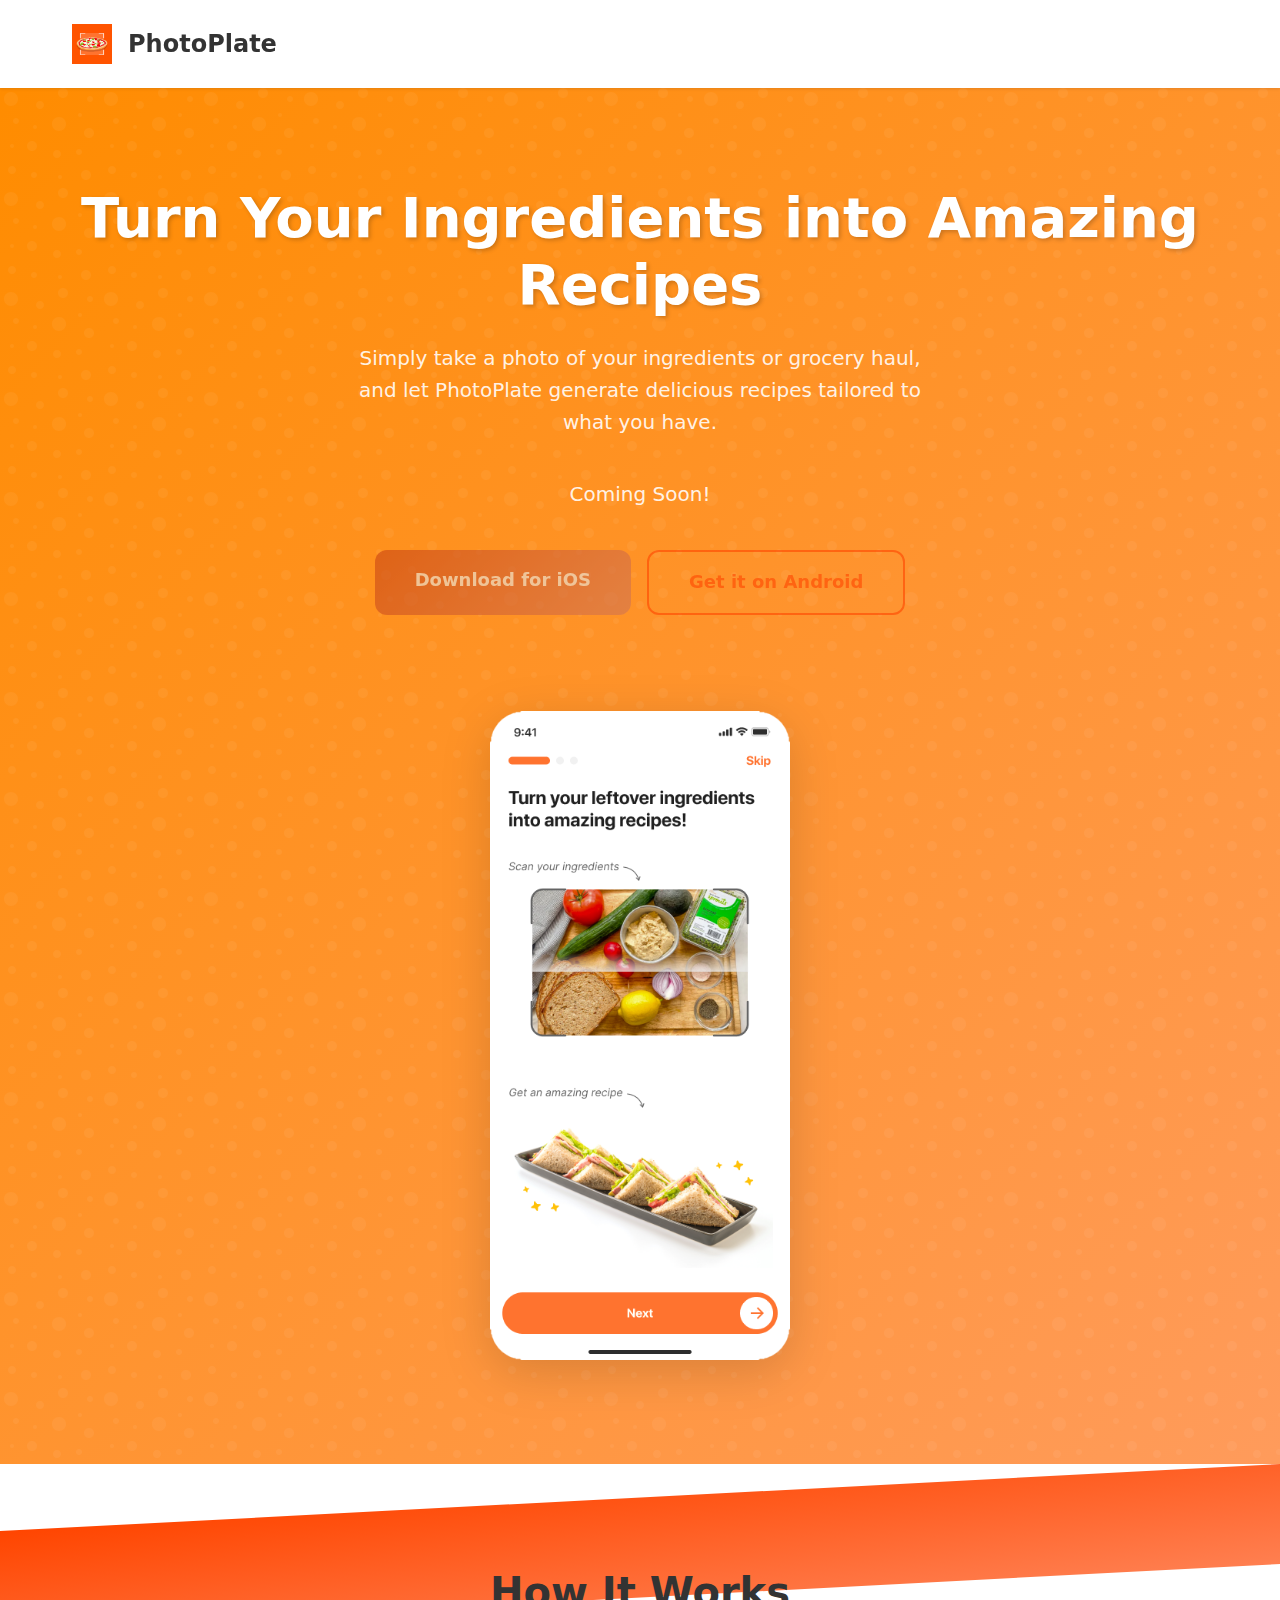
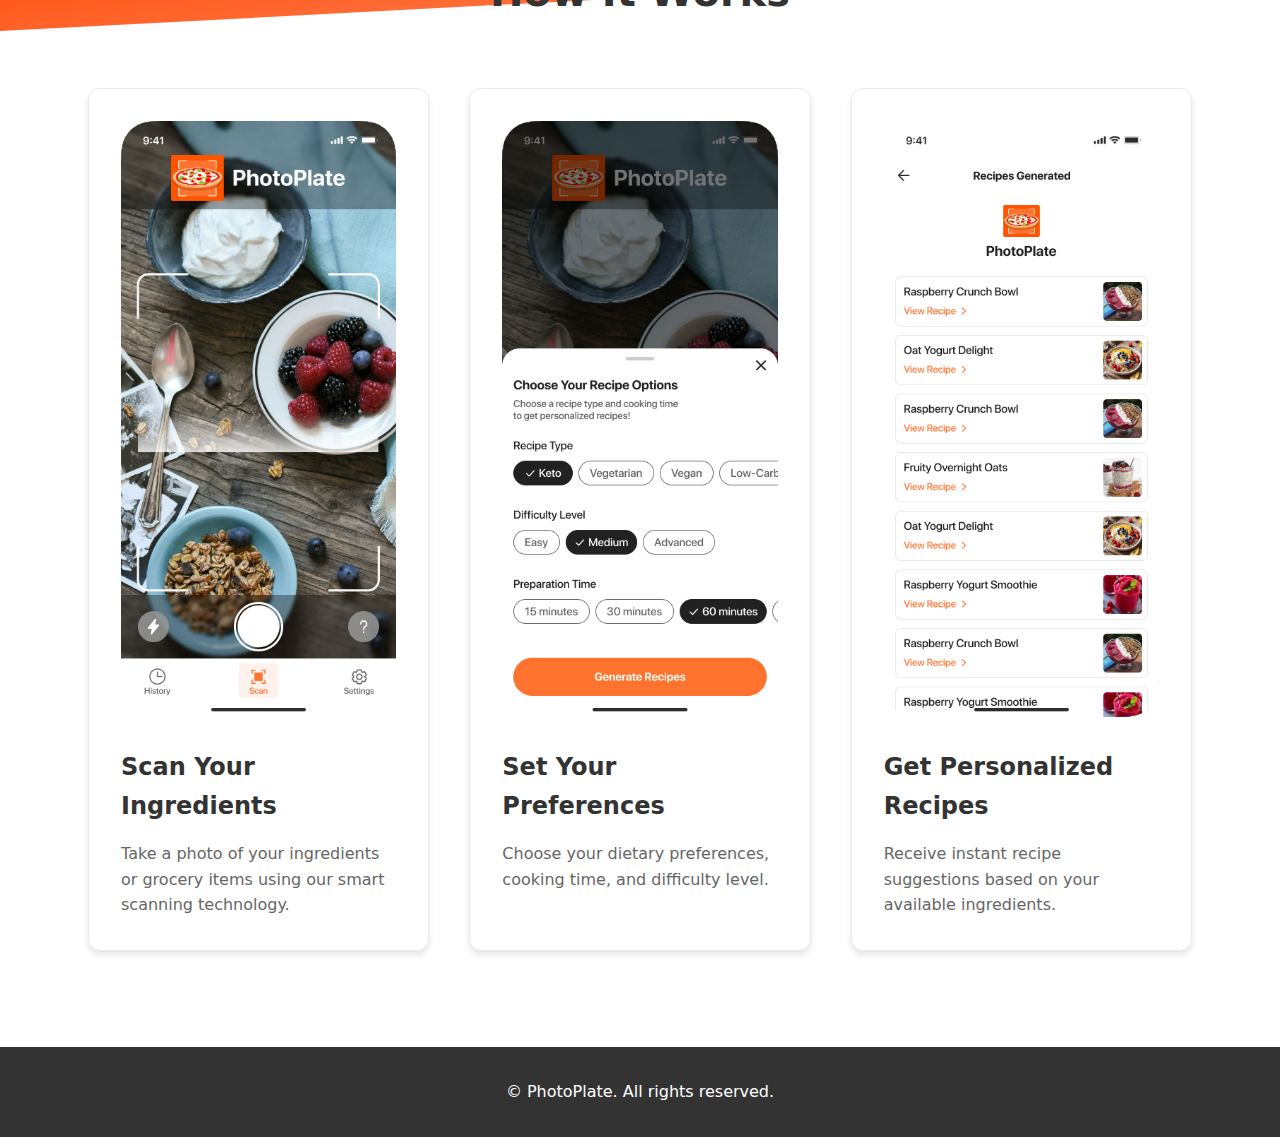
<file: index.html>
<!DOCTYPE html>
<html lang="en">
  <head>
    <meta charset="UTF-8" />
    <meta name="viewport" content="width=device-width, initial-scale=1.0" />
    <title>PhotoPlate - Turn Your Ingredients into Amazing Recipes</title>
    <link rel="stylesheet" href="css/main.css" />
    <link rel="icon" type="image/png" href="public/logo orange.png" />
  </head>
  <body>
    <header>
      <div class="container">
        <div class="logo">
          <img src="public/logo orange.png" alt="PhotoPlate Logo" />
          <span>PhotoPlate</span>
        </div>
      </div>
    </header>

    <main>
      <section class="hero">
        <div class="container">
          <h1>Turn Your Ingredients into Amazing Recipes</h1>
          <p>
            Simply take a photo of your ingredients or grocery haul, and let
            PhotoPlate generate delicious recipes tailored to what you have.
          </p>
          <div class="cta-section">
            <p class="coming-soon">Coming Soon!</p>
            <div class="cta-buttons">
              <a href="#" class="cta-button primary-button">Download for iOS</a>
              <a href="#" class="cta-button secondary-button"
                >Get it on Android</a
              >
            </div>
          </div>
          <div class="hero-image">
            <img
              src="assets/app-screens/s0.png"
              alt="PhotoPlate App Interface"
              class="phone-mockup"
            />
          </div>
        </div>
      </section>

      <section class="features">
        <div class="container">
          <h2>How It Works</h2>
          <div class="feature-grid">
            <div class="feature-card">
              <img src="assets/app-screens/s1.png" alt="Scan Ingredients" />
              <h3>Scan Your Ingredients</h3>
              <p>
                Take a photo of your ingredients or grocery items using our
                smart scanning technology.
              </p>
            </div>
            <div class="feature-card">
              <img src="assets/app-screens/s2.png" alt="Choose Preferences" />
              <h3>Set Your Preferences</h3>
              <p>
                Choose your dietary preferences, cooking time, and difficulty
                level.
              </p>
            </div>
            <div class="feature-card">
              <img src="assets/app-screens/s3.png" alt="Get Recipes" />
              <h3>Get Personalized Recipes</h3>
              <p>
                Receive instant recipe suggestions based on your available
                ingredients.
              </p>
            </div>
          </div>
        </div>
      </section>
    </main>

    <footer>
      <div class="container">
        <p>&copy; PhotoPlate. All rights reserved.</p>
      </div>
    </footer>
  </body>
</html>
</file>
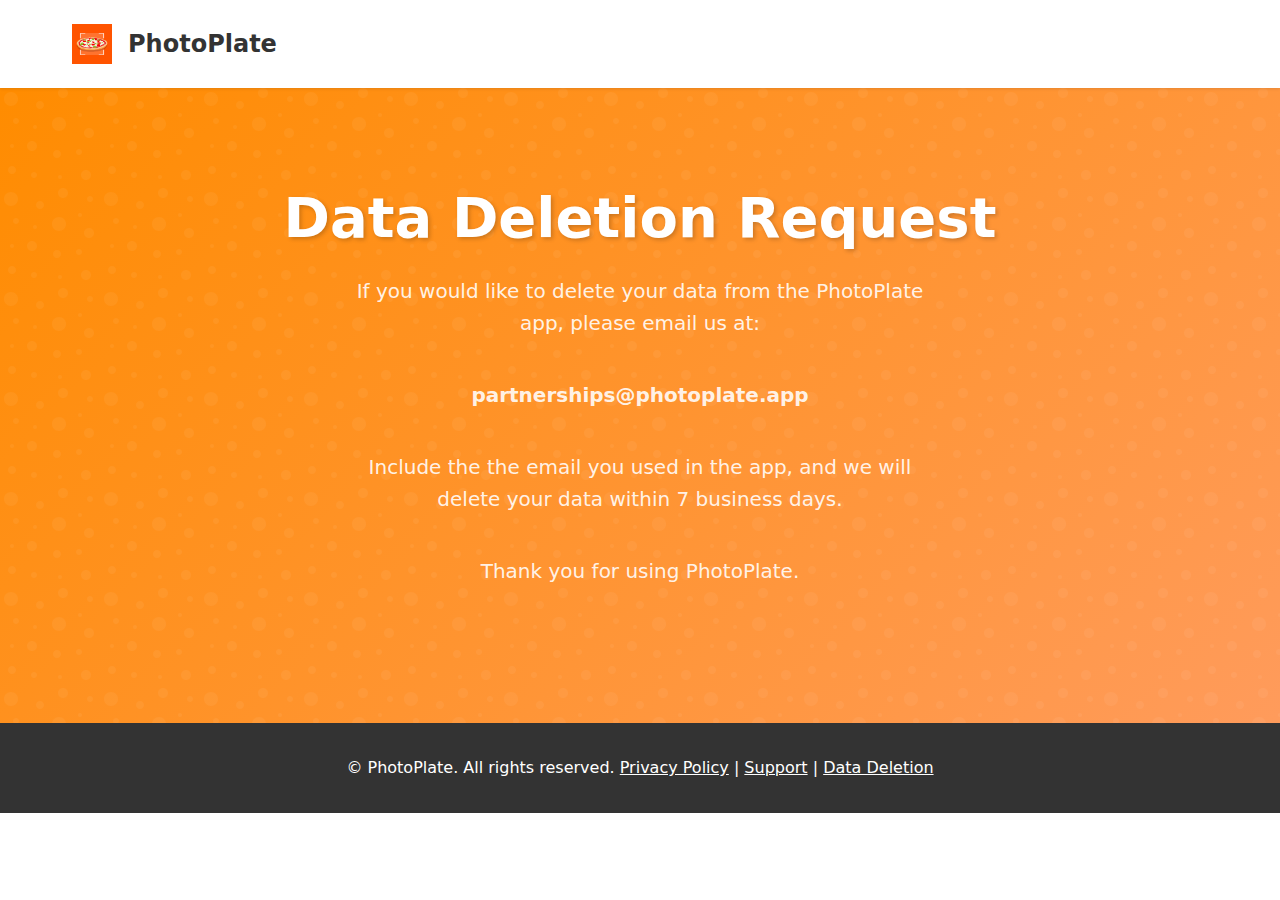
<file: datadeletion.html>
<!DOCTYPE html>
<html lang="en">
  <head>
    <meta charset="UTF-8" />
    <meta name="viewport" content="width=device-width, initial-scale=1.0" />
    <title>PhotoPlate - Data Deletion Request</title>
    <link rel="stylesheet" href="css/main.css" />
    <link rel="icon" type="image/png" href="public/logo orange.png" />
  </head>
  <body>
    <header>
      <div class="container">
        <div class="logo">
          <img src="public/logo orange.png" alt="PhotoPlate Logo" />
          <span>PhotoPlate</span>
        </div>
      </div>
    </header>

    <main>
      <section class="hero">
        <div class="container">
          <h1>Data Deletion Request</h1>
          <p>
            If you would like to delete your data from the PhotoPlate app, please email us at:
          </p>
          <p><strong>partnerships@photoplate.app</strong></p>
          <p>
            Include the the email you used in the app, and we will delete your data
            within 7 business days.
          </p>
          <p>Thank you for using PhotoPlate.</p>
        </div>
      </section>
    </main>

    <footer>
      <div class="container">
        <p>
          &copy; PhotoPlate. All rights reserved.
      <a href="/privacypolicy.html" style="color: white;">Privacy Policy</a> |
      <a href="/support.html" style="color: white;">Support</a> |
      <a href="/datadeletion.html" style="color: white;">Data Deletion</a>
        </p>
      </div>
    </footer>
  </body>
</html>
</file>
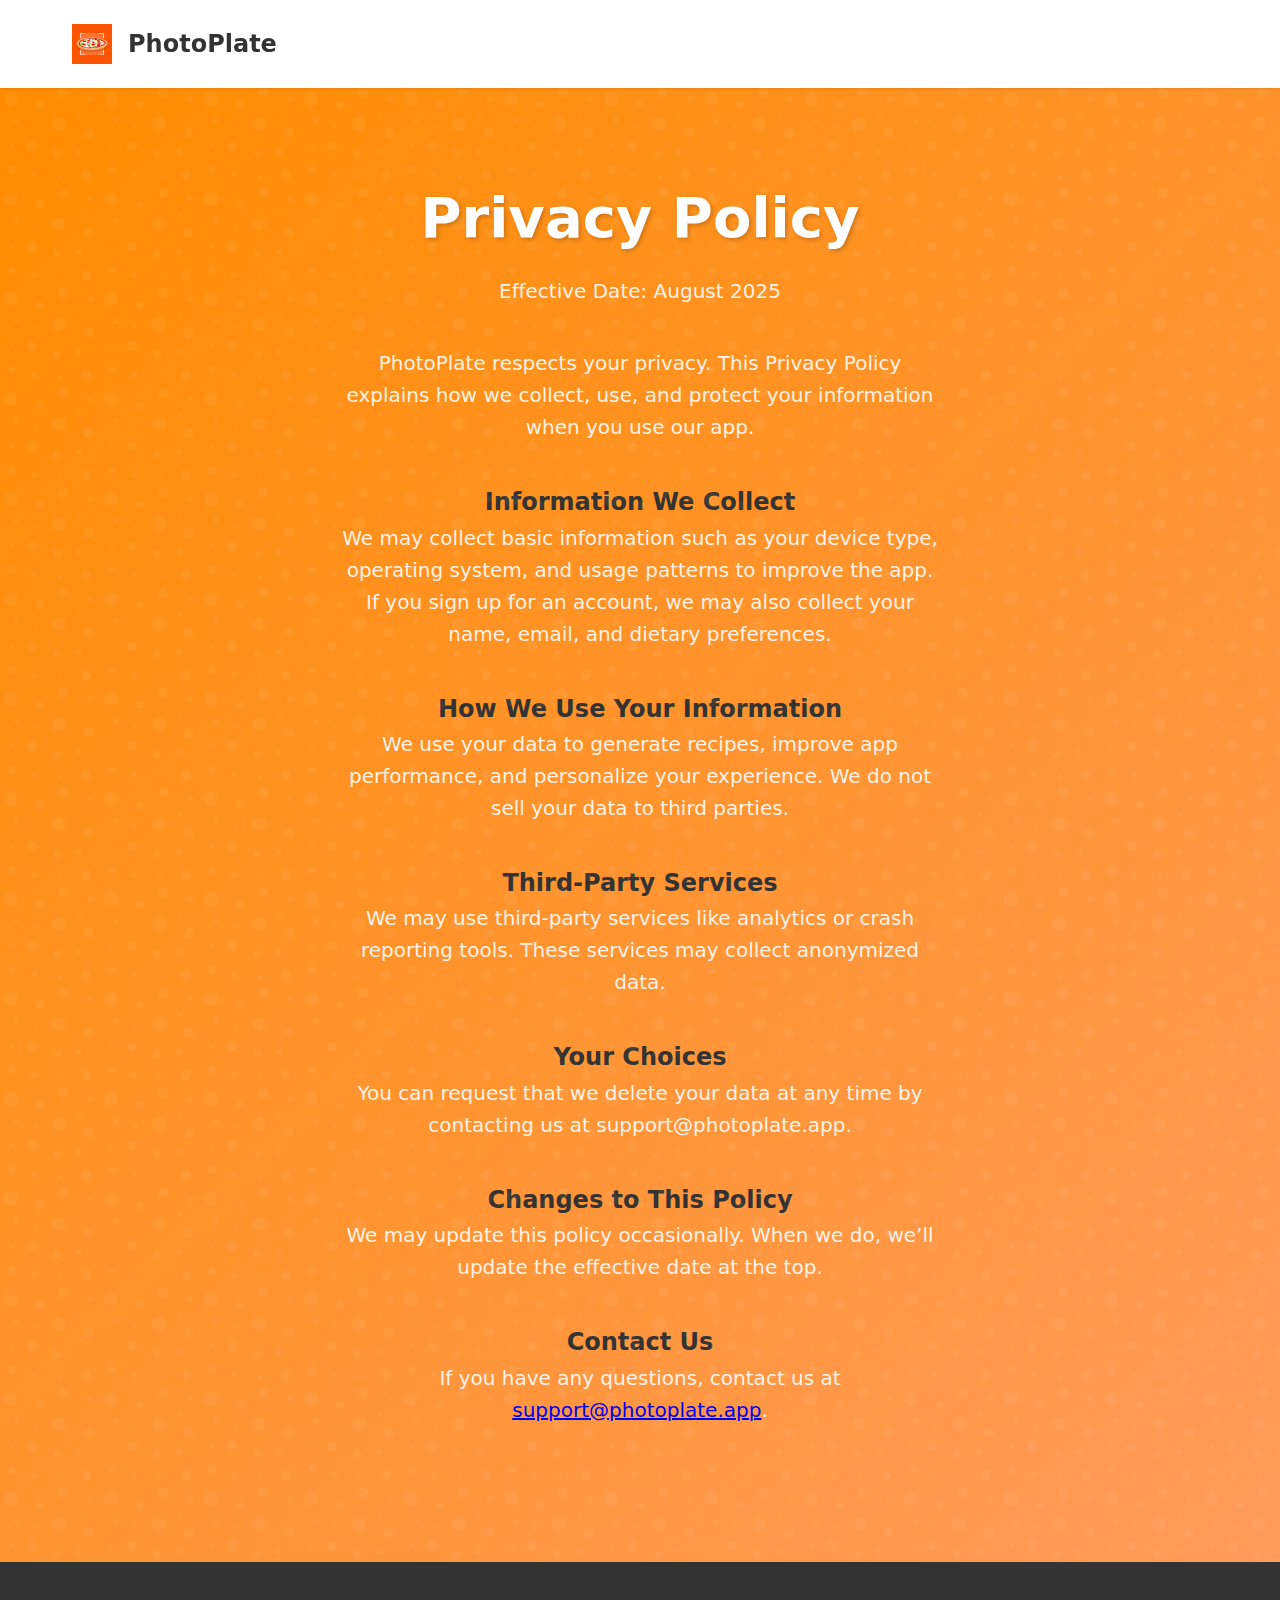
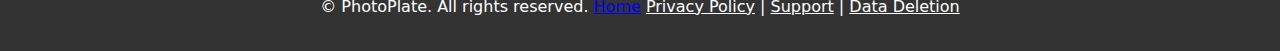
<file: privacypolicy.html>
<!DOCTYPE html>
<html lang="en">
  <head>
    <meta charset="UTF-8" />
    <meta name="viewport" content="width=device-width, initial-scale=1.0" />
    <title>Privacy Policy - PhotoPlate</title>
    <link rel="stylesheet" href="css/main.css" />
    <link rel="icon" type="image/png" href="public/logo orange.png" />
  </head>
  <body>
    <header>
      <div class="container">
        <div class="logo">
          <img src="public/logo orange.png" alt="PhotoPlate Logo" />
          <span>PhotoPlate</span>
        </div>
      </div>
    </header>

    <main>
      <section class="hero">
        <div class="container">
          <h1>Privacy Policy</h1>
          <p>Effective Date: August 2025</p>
          <p>
            PhotoPlate respects your privacy. This Privacy Policy explains how
            we collect, use, and protect your information when you use our app.
          </p>

          <h2>Information We Collect</h2>
          <p>
            We may collect basic information such as your device type, operating
            system, and usage patterns to improve the app. If you sign up for an
            account, we may also collect your name, email, and dietary
            preferences.
          </p>

          <h2>How We Use Your Information</h2>
          <p>
            We use your data to generate recipes, improve app performance, and
            personalize your experience. We do not sell your data to third
            parties.
          </p>

          <h2>Third-Party Services</h2>
          <p>
            We may use third-party services like analytics or crash reporting
            tools. These services may collect anonymized data.
          </p>

          <h2>Your Choices</h2>
          <p>
            You can request that we delete your data at any time by contacting
            us at support@photoplate.app.
          </p>

          <h2>Changes to This Policy</h2>
          <p>
            We may update this policy occasionally. When we do, we’ll update the
            effective date at the top.
          </p>

          <h2>Contact Us</h2>
          <p>
            If you have any questions, contact us at
            <a href="mailto:support@photoplate.app">support@photoplate.app</a>.
          </p>
        </div>
      </section>
    </main>

    <footer>
      <div class="container">
        <p>
          &copy; PhotoPlate. All rights reserved. <a href="index.html">Home</a>
                <a href="/privacypolicy.html" style="color: white;">Privacy Policy</a> |
      <a href="/support.html" style="color: white;">Support</a> |
      <a href="/datadeletion.html" style="color: white;">Data Deletion</a>
        </p>
      </div>
    </footer>
  </body>
</html>
</file>
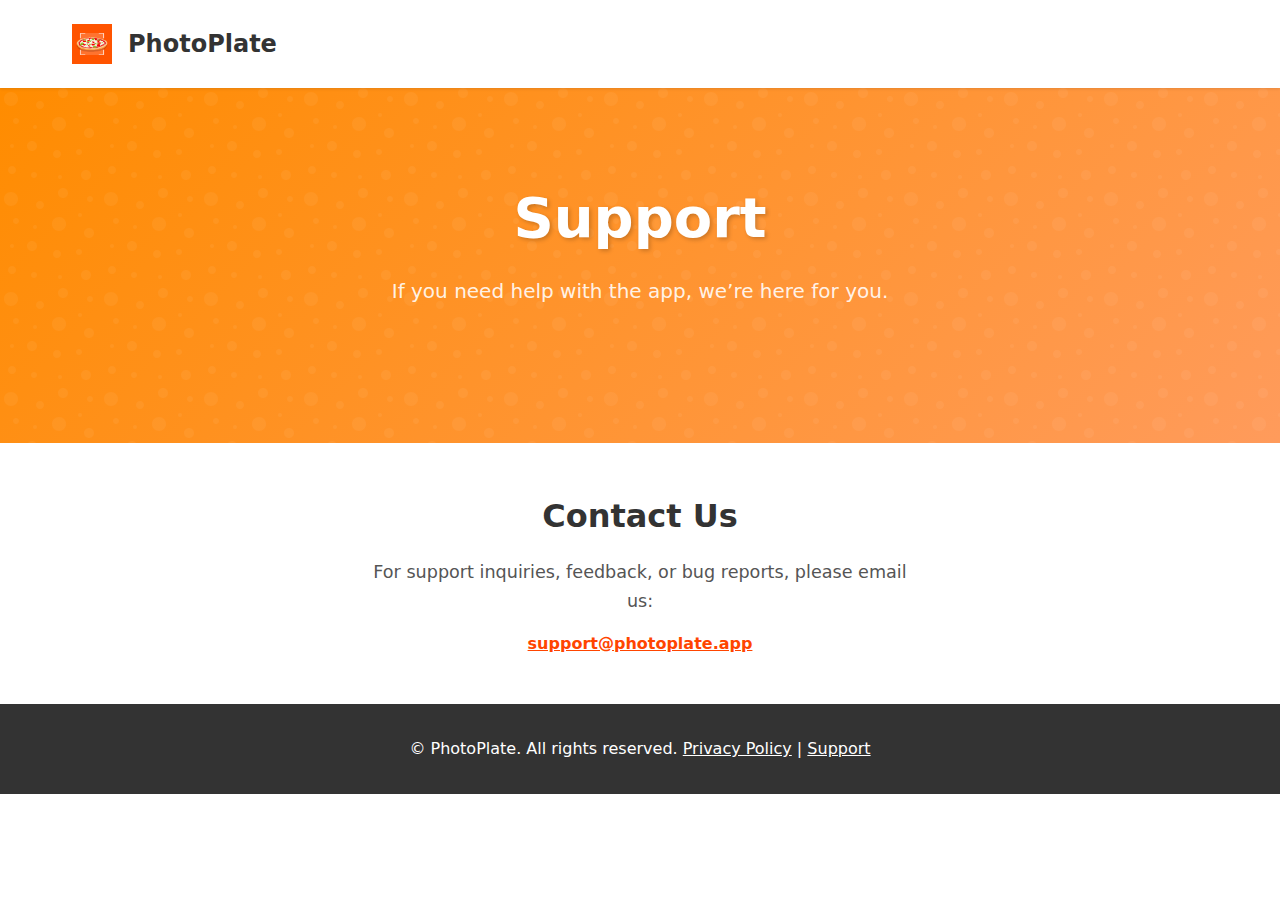
<file: support.html>
<!DOCTYPE html>
<html lang="en">
  <head>
    <meta charset="UTF-8" />
    <meta name="viewport" content="width=device-width, initial-scale=1.0" />
    <title>Support – PhotoPlate</title>
    <link rel="stylesheet" href="css/main.css" />
    <link rel="icon" type="image/png" href="public/logo orange.png" />
  </head>
  <body>
    <header>
      <div class="container">
        <div class="logo">
          <img src="public/logo orange.png" alt="PhotoPlate Logo" />
          <span>PhotoPlate</span>
        </div>
      </div>
    </header>

    <main>
      <section class="hero">
        <div class="container">
          <h1>Support</h1>
          <p>If you need help with the app, we’re here for you.</p>
        </div>
      </section>

      <section class="support-content" style="padding: 3rem 0;">
        <div class="container" style="max-width: 600px; text-align: center;">
          <h2 style="font-size: 2rem; margin-bottom: 1rem;">Contact Us</h2>
          <p style="font-size: 1.1rem; color: #555;">
            For support inquiries, feedback, or bug reports, please email us:
          </p>
          <p style="margin-top: 1rem;">
            <a href="mailto:support@photoplate.app" style="color: var(--primary-color); font-weight: 600;">
              support@photoplate.app
            </a>
          </p>
        </div>
      </section>
    </main>

    <footer>
      <div class="container">
        <p>
          &copy; PhotoPlate. All rights reserved.
          <a href="/privacypolicy.html" style="color: white;">Privacy Policy</a> |
          <a href="/support.html" style="color: white;">Support</a>
        </p>
      </div>
    </footer>
  </body>
</html>
</file>
<file: css/main.css>
@import './base.css';
@import './animations.css';
@import './components/header.css';
@import './components/hero.css';
@import './components/buttons.css';
@import './components/features.css';
@import './components/phone-mockup.css';
@import './components/footer.css';
</file>
